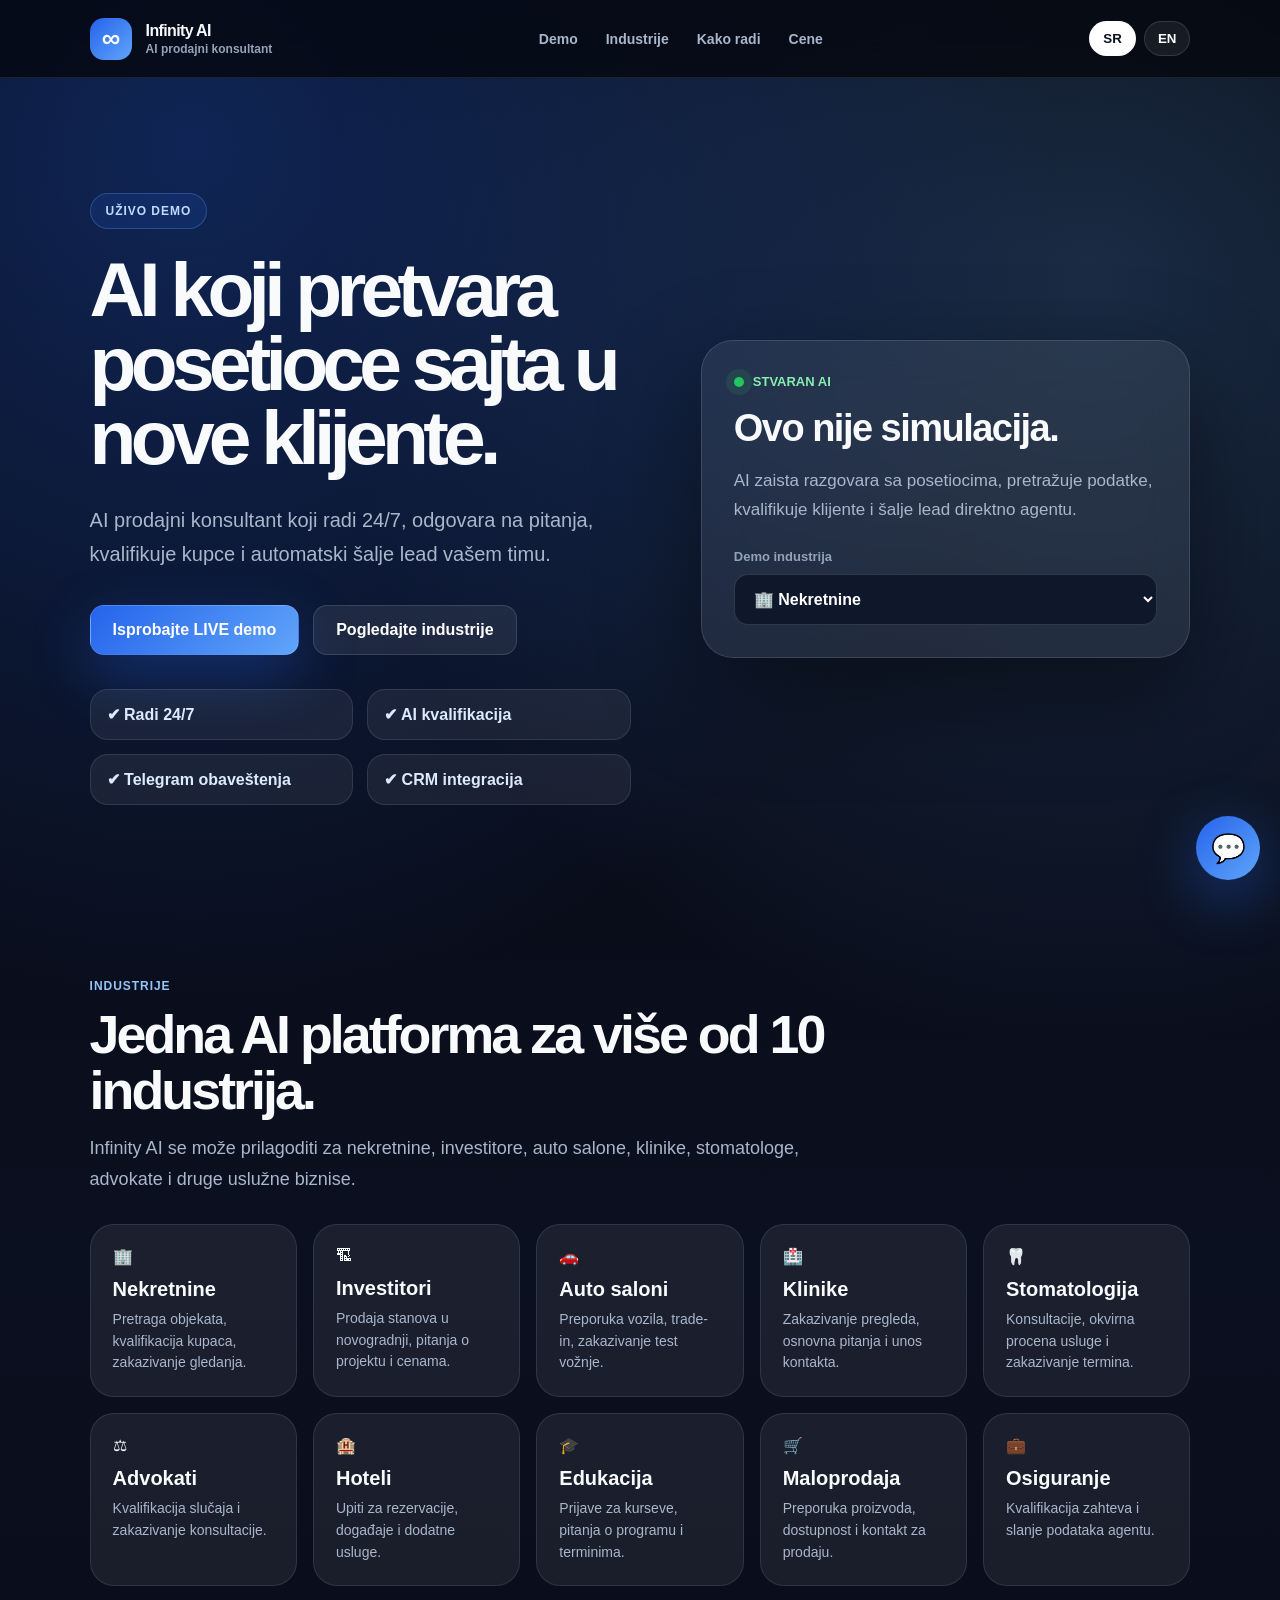
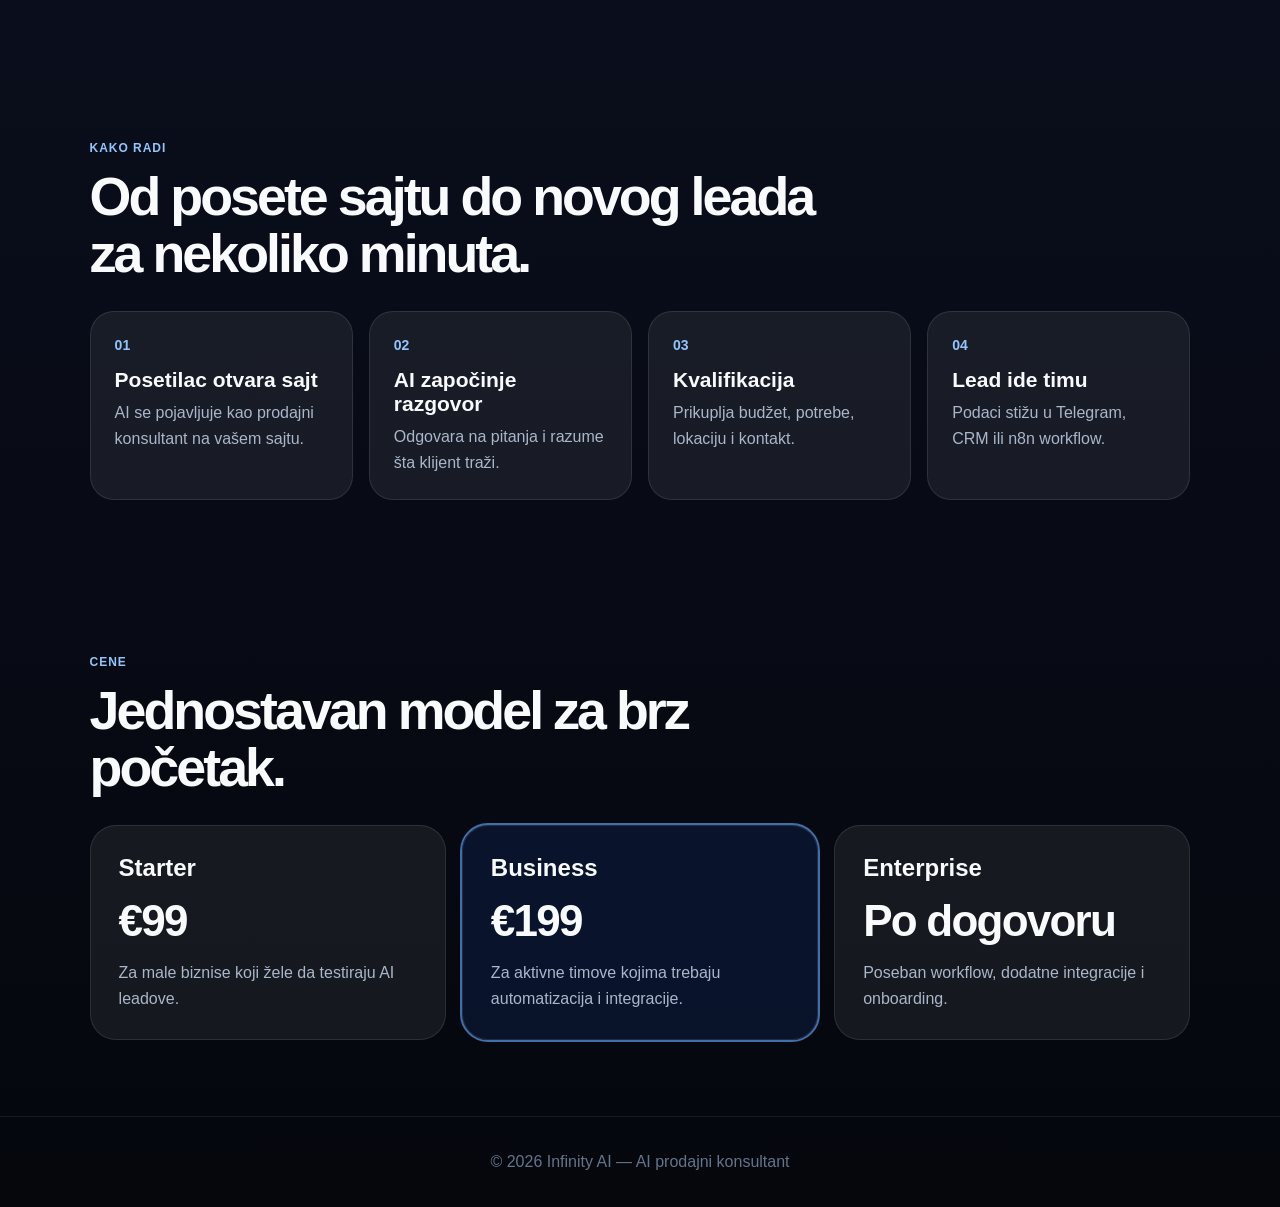
<file: index.html>
<!DOCTYPE html>
<html lang="sr">
<head>
  <meta charset="UTF-8" />
  <meta name="viewport" content="width=device-width, initial-scale=1.0" />

  <title>Infinity AI — Live Demo</title>

  <meta
    name="description"
    content="Infinity AI live demo — AI sales consultant that converts website visitors into qualified leads."
  />

  <meta
    http-equiv="refresh"
    content="0; url=/widget/infinity-ai-lead-engine/demo.html"
  />

  <script>
    window.location.replace('/widget/infinity-ai-lead-engine/demo.html');
  </script>
</head>

<body style="margin:0;font-family:Arial,sans-serif;background:#0b1020;color:white;display:flex;align-items:center;justify-content:center;height:100vh;">
  <div style="text-align:center;">
    <h1>Infinity AI</h1>
    <p>Opening live demo...</p>
    <p>
      <a
        href="/widget/infinity-ai-lead-engine/demo.html"
        style="color:#60a5fa;"
      >
        Open demo manually
      </a>
    </p>
  </div>
</body>
</html>
</file>
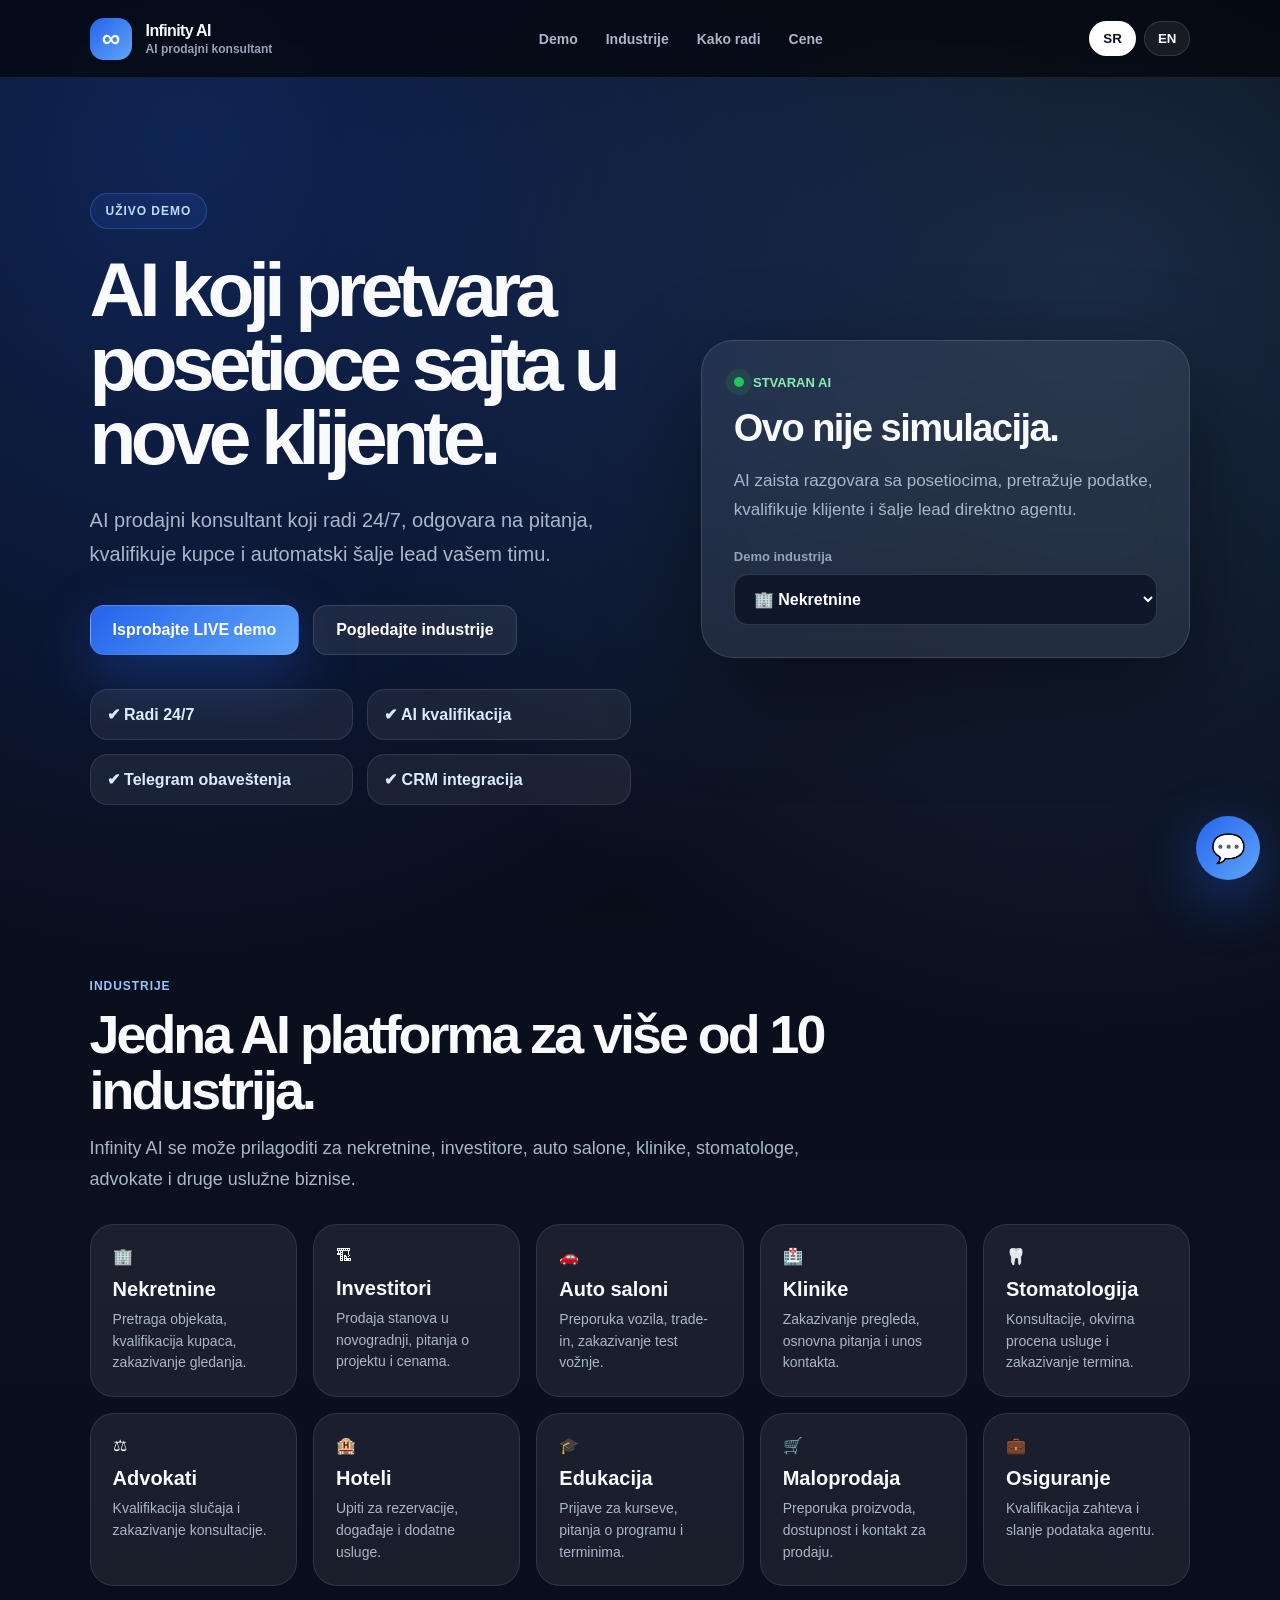
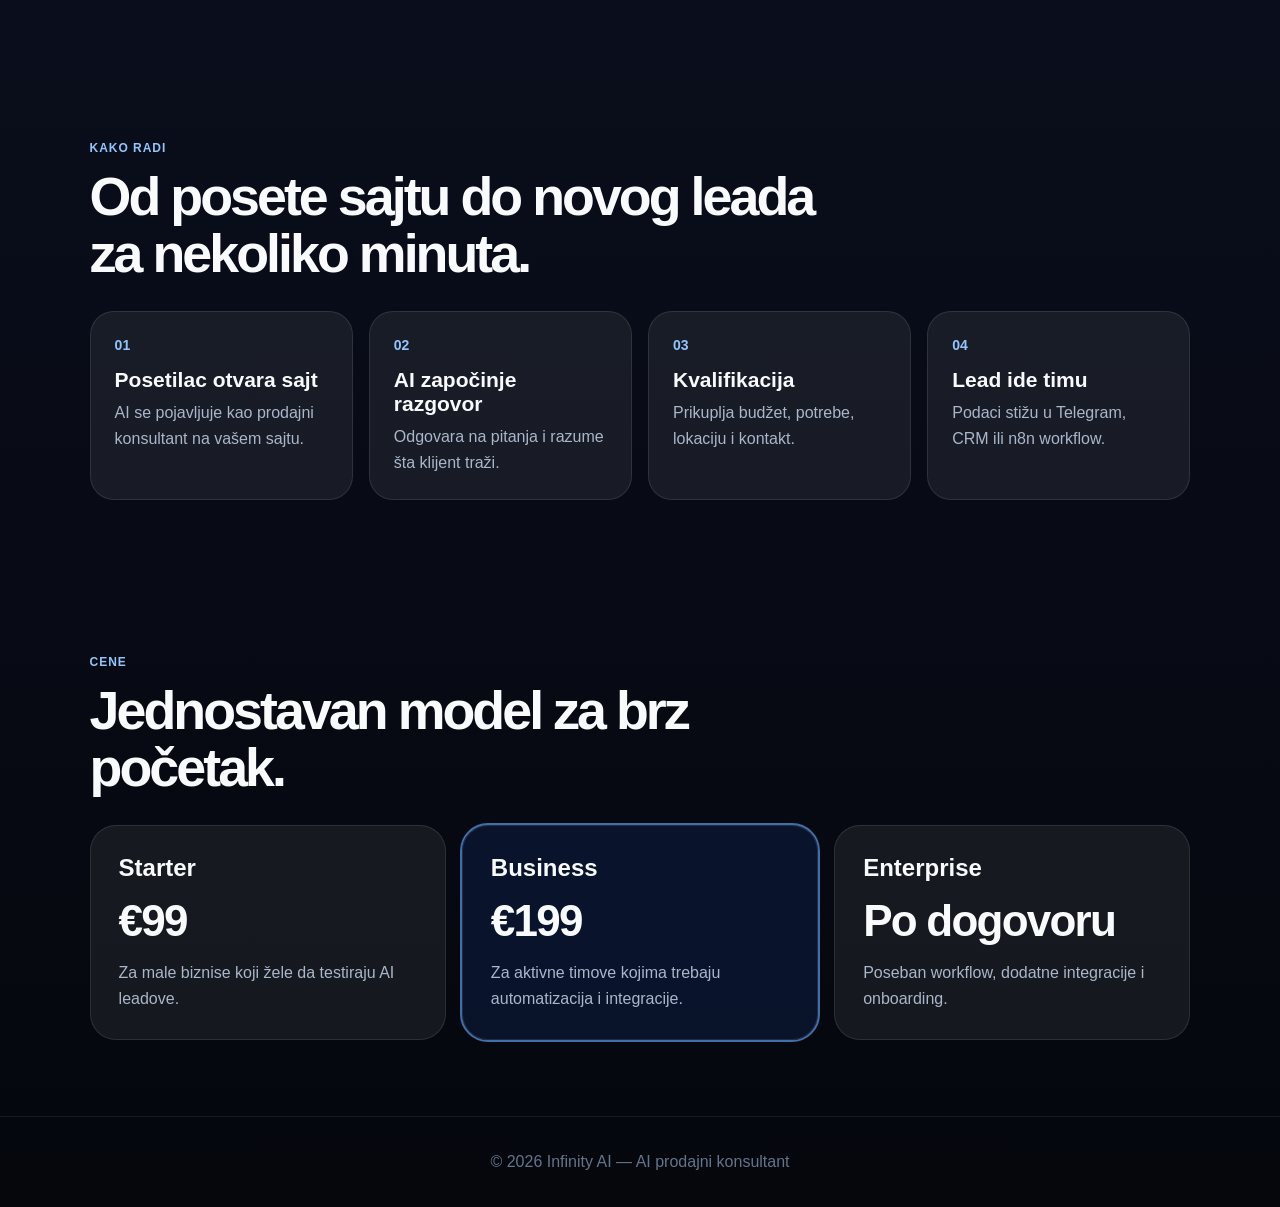
<file: widget/infinity-ai-lead-engine/demo.html>
<!DOCTYPE html>
<html lang="sr">
<head>
  <meta charset="UTF-8" />
  <meta name="viewport" content="width=device-width, initial-scale=1.0" />

  <title>Infinity AI — Live AI Sales Consultant Demo</title>

  <meta
    name="description"
    content="Infinity AI — AI sales consultant that converts website visitors into qualified leads."
  />

  <link rel="stylesheet" href="./widget.css" />

  <style>
    * {
      margin: 0;
      padding: 0;
      box-sizing: border-box;
    }

    html {
      scroll-behavior: smooth;
    }

    body {
      font-family: Inter, Arial, sans-serif;
      background:
        radial-gradient(circle at 15% 5%, rgba(37, 99, 235, 0.32), transparent 30%),
        radial-gradient(circle at 85% 10%, rgba(96, 165, 250, 0.22), transparent 28%),
        linear-gradient(180deg, #05070d, #0b1020 45%, #05070d);
      color: #f8fafc;
      overflow-x: hidden;
    }

    .topbar {
      position: sticky;
      top: 0;
      z-index: 50;
      height: 78px;
      padding: 0 7vw;
      display: flex;
      align-items: center;
      justify-content: space-between;
      background: rgba(5, 7, 13, 0.78);
      backdrop-filter: blur(18px);
      border-bottom: 1px solid rgba(255, 255, 255, 0.09);
    }

    .brand {
      display: flex;
      align-items: center;
      gap: 14px;
      font-weight: 900;
      letter-spacing: -0.04em;
    }

    .brand-mark {
      width: 42px;
      height: 42px;
      border-radius: 14px;
      display: grid;
      place-items: center;
      background: linear-gradient(135deg, #2563eb, #60a5fa);
      font-size: 26px;
    }

    .brand small {
      display: block;
      color: #94a3b8;
      font-size: 12px;
      font-weight: 600;
      letter-spacing: 0;
      margin-top: 2px;
    }

    .nav {
      display: flex;
      gap: 28px;
    }

    .nav a {
      color: #aab6ca;
      text-decoration: none;
      font-size: 14px;
      font-weight: 700;
    }

    .nav a:hover {
      color: white;
    }

    .lang {
      display: flex;
      gap: 8px;
    }

    .lang button {
      border: 1px solid rgba(255,255,255,.12);
      background: rgba(255,255,255,.07);
      color: white;
      padding: 9px 13px;
      border-radius: 999px;
      font-weight: 800;
      cursor: pointer;
    }

    .lang button.active {
      background: white;
      color: #0b1020;
    }

    .hero {
      min-height: calc(100vh - 78px);
      padding: 90px 7vw 70px;
      display: grid;
      grid-template-columns: 1.05fr 0.95fr;
      gap: 70px;
      align-items: center;
      max-width: 1500px;
      margin: 0 auto;
    }

    .badge {
      display: inline-flex;
      padding: 10px 15px;
      border-radius: 999px;
      background: rgba(37, 99, 235, 0.14);
      border: 1px solid rgba(96, 165, 250, 0.28);
      color: #bfdbfe;
      font-size: 12px;
      font-weight: 900;
      letter-spacing: 0.08em;
      text-transform: uppercase;
      margin-bottom: 24px;
    }

    h1 {
      font-size: clamp(48px, 6vw, 82px);
      line-height: 0.96;
      letter-spacing: -0.075em;
      max-width: 820px;
      margin-bottom: 28px;
    }

    .hero-text {
      font-size: 20px;
      line-height: 1.7;
      color: #aab6ca;
      max-width: 720px;
      margin-bottom: 34px;
    }

    .hero-actions {
      display: flex;
      flex-wrap: wrap;
      gap: 14px;
      margin-bottom: 34px;
    }

    .btn {
      display: inline-flex;
      align-items: center;
      justify-content: center;
      min-height: 50px;
      padding: 0 22px;
      border-radius: 14px;
      text-decoration: none;
      font-weight: 900;
      border: 1px solid rgba(255,255,255,.12);
    }

    .btn-primary {
      background: linear-gradient(135deg, #2563eb, #60a5fa);
      color: white;
      box-shadow: 0 20px 55px rgba(37,99,235,.35);
    }

    .btn-secondary {
      background: rgba(255,255,255,.08);
      color: white;
    }

    .checks {
      display: grid;
      grid-template-columns: repeat(2, minmax(220px, 1fr));
      gap: 14px;
      max-width: 720px;
    }

    .check {
      padding: 15px 16px;
      border-radius: 18px;
      background: rgba(255,255,255,.065);
      border: 1px solid rgba(255,255,255,.1);
      color: #dbeafe;
      font-weight: 700;
    }

    .live-card {
      border-radius: 32px;
      padding: 32px;
      background: rgba(255,255,255,.075);
      border: 1px solid rgba(255,255,255,.12);
      box-shadow: 0 35px 100px rgba(0,0,0,.45);
      backdrop-filter: blur(22px);
    }

    .live-label {
      display: inline-flex;
      align-items: center;
      gap: 9px;
      color: #86efac;
      font-weight: 900;
      font-size: 13px;
      margin-bottom: 20px;
    }

    .dot {
      width: 10px;
      height: 10px;
      border-radius: 999px;
      background: #22c55e;
      box-shadow: 0 0 0 8px rgba(34,197,94,.12);
    }

    .live-card h2 {
      font-size: 38px;
      line-height: 1.05;
      letter-spacing: -0.04em;
      margin-bottom: 18px;
    }

    .live-card p {
      color: #aab6ca;
      font-size: 17px;
      line-height: 1.7;
      margin-bottom: 24px;
    }

    .industry-select {
      display: grid;
      gap: 10px;
    }

    .industry-select label {
      color: #94a3b8;
      font-size: 13px;
      font-weight: 800;
    }

    .industry-select select {
      width: 100%;
      padding: 15px;
      border-radius: 14px;
      border: 1px solid rgba(255,255,255,.14);
      background: rgba(15,23,42,.92);
      color: white;
      font-size: 16px;
      font-weight: 700;
    }

    .section {
      max-width: 1500px;
      margin: 0 auto;
      padding: 76px 7vw;
    }

    .section-head {
      max-width: 780px;
      margin-bottom: 30px;
    }

    .section-head span {
      color: #93c5fd;
      font-weight: 900;
      letter-spacing: 0.08em;
      text-transform: uppercase;
      font-size: 12px;
    }

    .section-head h2 {
      font-size: clamp(34px, 4.2vw, 58px);
      line-height: 1.05;
      letter-spacing: -0.055em;
      margin-top: 12px;
      margin-bottom: 14px;
    }

    .section-head p {
      color: #aab6ca;
      font-size: 18px;
      line-height: 1.7;
    }

    .industries {
      display: grid;
      grid-template-columns: repeat(5, 1fr);
      gap: 16px;
    }

    .industry-card {
      padding: 22px;
      min-height: 160px;
      border-radius: 24px;
      background: rgba(255,255,255,.065);
      border: 1px solid rgba(255,255,255,.1);
    }

    .industry-card strong {
      display: block;
      font-size: 20px;
      margin: 12px 0 8px;
    }

    .industry-card p {
      color: #aab6ca;
      font-size: 14px;
      line-height: 1.55;
    }

    .steps {
      display: grid;
      grid-template-columns: repeat(4, 1fr);
      gap: 16px;
    }

    .step {
      padding: 24px;
      border-radius: 24px;
      background: rgba(255,255,255,.065);
      border: 1px solid rgba(255,255,255,.1);
    }

    .step b {
      color: #93c5fd;
      font-size: 14px;
    }

    .step h3 {
      margin: 14px 0 8px;
      font-size: 21px;
    }

    .step p {
      color: #aab6ca;
      line-height: 1.6;
    }

    .pricing {
      display: grid;
      grid-template-columns: repeat(3, 1fr);
      gap: 16px;
    }

    .plan {
      padding: 28px;
      border-radius: 26px;
      background: rgba(255,255,255,.065);
      border: 1px solid rgba(255,255,255,.1);
    }

    .plan.featured {
      outline: 2px solid rgba(96,165,250,.65);
      background: rgba(37,99,235,.12);
    }

    .plan h3 {
      font-size: 24px;
    }

    .plan strong {
      display: block;
      font-size: 44px;
      margin: 14px 0;
      letter-spacing: -0.04em;
    }

    .plan p {
      color: #aab6ca;
      line-height: 1.6;
    }

    footer {
      padding: 36px 7vw;
      text-align: center;
      color: #64748b;
      border-top: 1px solid rgba(255,255,255,.08);
    }

    @media (max-width: 1050px) {
      .hero {
        grid-template-columns: 1fr;
      }

      .industries {
        grid-template-columns: repeat(2, 1fr);
      }

      .steps,
      .pricing {
        grid-template-columns: 1fr;
      }

      .nav {
        display: none;
      }
    }

    @media (max-width: 640px) {
      .topbar {
        padding: 0 18px;
      }

      .brand small {
        display: none;
      }

      .hero,
      .section {
        padding-left: 18px;
        padding-right: 18px;
      }

      .checks,
      .industries {
        grid-template-columns: 1fr;
      }
    }
  </style>
</head>

<body>

<header class="topbar">
  <div class="brand">
    <div class="brand-mark">∞</div>
    <div>
      <div>Infinity AI</div>
      <small data-sr="AI prodajni konsultant" data-en="AI Sales Consultant">AI prodajni konsultant</small>
    </div>
  </div>

  <nav class="nav">
    <a href="#demo" data-sr="Demo" data-en="Demo">Demo</a>
    <a href="#industries" data-sr="Industrije" data-en="Industries">Industrije</a>
    <a href="#how" data-sr="Kako radi" data-en="How it works">Kako radi</a>
    <a href="#pricing" data-sr="Cene" data-en="Pricing">Cene</a>
  </nav>

  <div class="lang">
    <button id="srBtn" class="active">SR</button>
    <button id="enBtn">EN</button>
  </div>
</header>

<main>
  <section class="hero" id="demo">
    <div>
      <div class="badge" data-sr="UŽIVO DEMO" data-en="LIVE DEMO">UŽIVO DEMO</div>

      <h1
        data-sr="AI koji pretvara posetioce sajta u nove klijente."
        data-en="AI that converts website visitors into qualified customers."
      >
        AI koji pretvara posetioce sajta u nove klijente.
      </h1>

      <p
        class="hero-text"
        data-sr="AI prodajni konsultant koji radi 24/7, odgovara na pitanja, kvalifikuje kupce i automatski šalje lead vašem timu."
        data-en="AI sales consultant that works 24/7, answers questions, qualifies prospects and automatically sends leads to your team."
      >
        AI prodajni konsultant koji radi 24/7, odgovara na pitanja, kvalifikuje kupce i automatski šalje lead vašem timu.
      </p>

      <div class="hero-actions">
        <a class="btn btn-primary" href="#" onclick="document.querySelector('.infinity-ai-button')?.click(); return false;" data-sr="Isprobajte LIVE demo" data-en="Try LIVE demo">
          Isprobajte LIVE demo
        </a>
        <a class="btn btn-secondary" href="#industries" data-sr="Pogledajte industrije" data-en="See industries">
          Pogledajte industrije
        </a>
      </div>

      <div class="checks">
        <div class="check" data-sr="✔ Radi 24/7" data-en="✔ Works 24/7">✔ Radi 24/7</div>
        <div class="check" data-sr="✔ AI kvalifikacija" data-en="✔ AI qualification">✔ AI kvalifikacija</div>
        <div class="check" data-sr="✔ Telegram obaveštenja" data-en="✔ Telegram notifications">✔ Telegram obaveštenja</div>
        <div class="check" data-sr="✔ CRM integracija" data-en="✔ CRM integration">✔ CRM integracija</div>
      </div>
    </div>

    <div class="live-card">
      <div class="live-label">
        <span class="dot"></span>
        <span data-sr="STVARAN AI" data-en="REAL AI">STVARAN AI</span>
      </div>

      <h2 data-sr="Ovo nije simulacija." data-en="This is not a simulation.">
        Ovo nije simulacija.
      </h2>

      <p
        data-sr="AI zaista razgovara sa posetiocima, pretražuje podatke, kvalifikuje klijente i šalje lead direktno agentu."
        data-en="The AI really talks to visitors, searches data, qualifies customers and sends the lead directly to your team."
      >
        AI zaista razgovara sa posetiocima, pretražuje podatke, kvalifikuje klijente i šalje lead direktno agentu.
      </p>

      <div class="industry-select">
        <label data-sr="Demo industrija" data-en="Demo industry">Demo industrija</label>
        <select id="industrySelect">
          <option value="realestate" data-sr="🏢 Nekretnine" data-en="🏢 Real Estate">🏢 Nekretnine</option>
          <option value="developer" data-sr="🏗 Investitori" data-en="🏗 Developers">🏗 Investitori</option>
          <option value="cars" data-sr="🚗 Auto saloni" data-en="🚗 Auto Dealers">🚗 Auto saloni</option>
          <option value="clinic" data-sr="🏥 Klinike" data-en="🏥 Clinics">🏥 Klinike</option>
          <option value="dentist" data-sr="🦷 Stomatologija" data-en="🦷 Dental Clinics">🦷 Stomatologija</option>
          <option value="law" data-sr="⚖ Advokati" data-en="⚖ Lawyers">⚖ Advokati</option>
        </select>
      </div>
    </div>
  </section>

  <section class="section" id="industries">
    <div class="section-head">
      <span data-sr="Industrije" data-en="Industries">Industrije</span>
      <h2 data-sr="Jedna AI platforma za više od 10 industrija." data-en="One AI platform for 10+ industries.">
        Jedna AI platforma za više od 10 industrija.
      </h2>
      <p
        data-sr="Infinity AI se može prilagoditi za nekretnine, investitore, auto salone, klinike, stomatologe, advokate i druge uslužne biznise."
        data-en="Infinity AI can be adapted for real estate, developers, auto dealers, clinics, dentists, lawyers and other service businesses."
      >
        Infinity AI se može prilagoditi za nekretnine, investitore, auto salone, klinike, stomatologe, advokate i druge uslužne biznise.
      </p>
    </div>

    <div class="industries">
      <div class="industry-card">
        <div>🏢</div>
        <strong data-sr="Nekretnine" data-en="Real Estate">Nekretnine</strong>
        <p data-sr="Pretraga objekata, kvalifikacija kupaca, zakazivanje gledanja." data-en="Property search, buyer qualification and viewing bookings.">Pretraga objekata, kvalifikacija kupaca, zakazivanje gledanja.</p>
      </div>

      <div class="industry-card">
        <div>🏗</div>
        <strong data-sr="Investitori" data-en="Developers">Investitori</strong>
        <p data-sr="Prodaja stanova u novogradnji, pitanja o projektu i cenama." data-en="New development sales, project questions and price qualification.">Prodaja stanova u novogradnji, pitanja o projektu i cenama.</p>
      </div>

      <div class="industry-card">
        <div>🚗</div>
        <strong data-sr="Auto saloni" data-en="Auto Dealers">Auto saloni</strong>
        <p data-sr="Preporuka vozila, trade-in, zakazivanje test vožnje." data-en="Vehicle recommendations, trade-in and test drive booking.">Preporuka vozila, trade-in, zakazivanje test vožnje.</p>
      </div>

      <div class="industry-card">
        <div>🏥</div>
        <strong data-sr="Klinike" data-en="Clinics">Klinike</strong>
        <p data-sr="Zakazivanje pregleda, osnovna pitanja i unos kontakta." data-en="Appointment booking, basic questions and contact collection.">Zakazivanje pregleda, osnovna pitanja i unos kontakta.</p>
      </div>

      <div class="industry-card">
        <div>🦷</div>
        <strong data-sr="Stomatologija" data-en="Dental Clinics">Stomatologija</strong>
        <p data-sr="Konsultacije, okvirna procena usluge i zakazivanje termina." data-en="Treatment consultation, rough service estimate and booking.">Konsultacije, okvirna procena usluge i zakazivanje termina.</p>
      </div>

      <div class="industry-card">
        <div>⚖</div>
        <strong data-sr="Advokati" data-en="Lawyers">Advokati</strong>
        <p data-sr="Kvalifikacija slučaja i zakazivanje konsultacije." data-en="Case qualification and consultation booking.">Kvalifikacija slučaja i zakazivanje konsultacije.</p>
      </div>

      <div class="industry-card">
        <div>🏨</div>
        <strong data-sr="Hoteli" data-en="Hotels">Hoteli</strong>
        <p data-sr="Upiti za rezervacije, događaje i dodatne usluge." data-en="Reservation inquiries, events and additional services.">Upiti za rezervacije, događaje i dodatne usluge.</p>
      </div>

      <div class="industry-card">
        <div>🎓</div>
        <strong data-sr="Edukacija" data-en="Education">Edukacija</strong>
        <p data-sr="Prijave za kurseve, pitanja o programu i terminima." data-en="Course applications, program questions and scheduling.">Prijave za kurseve, pitanja o programu i terminima.</p>
      </div>

      <div class="industry-card">
        <div>🛒</div>
        <strong data-sr="Maloprodaja" data-en="Retail">Maloprodaja</strong>
        <p data-sr="Preporuka proizvoda, dostupnost i kontakt za prodaju." data-en="Product recommendations, availability and sales contact.">Preporuka proizvoda, dostupnost i kontakt za prodaju.</p>
      </div>

      <div class="industry-card">
        <div>💼</div>
        <strong data-sr="Osiguranje" data-en="Insurance">Osiguranje</strong>
        <p data-sr="Kvalifikacija zahteva i slanje podataka agentu." data-en="Request qualification and sending data to an agent.">Kvalifikacija zahteva i slanje podataka agentu.</p>
      </div>
    </div>
  </section>

  <section class="section" id="how">
    <div class="section-head">
      <span data-sr="Kako radi" data-en="How it works">Kako radi</span>
      <h2 data-sr="Od posete sajtu do novog leada za nekoliko minuta." data-en="From website visit to qualified lead in minutes.">
        Od posete sajtu do novog leada za nekoliko minuta.
      </h2>
    </div>

    <div class="steps">
      <div class="step">
        <b>01</b>
        <h3 data-sr="Posetilac otvara sajt" data-en="Visitor opens your website">Posetilac otvara sajt</h3>
        <p data-sr="AI se pojavljuje kao prodajni konsultant na vašem sajtu." data-en="AI appears as a sales consultant on your website.">AI se pojavljuje kao prodajni konsultant na vašem sajtu.</p>
      </div>

      <div class="step">
        <b>02</b>
        <h3 data-sr="AI započinje razgovor" data-en="AI starts a conversation">AI započinje razgovor</h3>
        <p data-sr="Odgovara na pitanja i razume šta klijent traži." data-en="It answers questions and understands what the customer needs.">Odgovara na pitanja i razume šta klijent traži.</p>
      </div>

      <div class="step">
        <b>03</b>
        <h3 data-sr="Kvalifikacija" data-en="Qualification">Kvalifikacija</h3>
        <p data-sr="Prikuplja budžet, potrebe, lokaciju i kontakt." data-en="It collects budget, needs, location and contact details.">Prikuplja budžet, potrebe, lokaciju i kontakt.</p>
      </div>

      <div class="step">
        <b>04</b>
        <h3 data-sr="Lead ide timu" data-en="Lead goes to your team">Lead ide timu</h3>
        <p data-sr="Podaci stižu u Telegram, CRM ili n8n workflow." data-en="Data goes to Telegram, CRM or an n8n workflow.">Podaci stižu u Telegram, CRM ili n8n workflow.</p>
      </div>
    </div>
  </section>

  <section class="section" id="pricing">
    <div class="section-head">
      <span data-sr="Cene" data-en="Pricing">Cene</span>
      <h2 data-sr="Jednostavan model za brz početak." data-en="Simple pricing for a fast launch.">
        Jednostavan model za brz početak.
      </h2>
    </div>

    <div class="pricing">
      <div class="plan">
        <h3>Starter</h3>
        <strong>€99</strong>
        <p data-sr="Za male biznise koji žele da testiraju AI leadove." data-en="For small businesses that want to test AI leads.">Za male biznise koji žele da testiraju AI leadove.</p>
      </div>

      <div class="plan featured">
        <h3>Business</h3>
        <strong>€199</strong>
        <p data-sr="Za aktivne timove kojima trebaju automatizacija i integracije." data-en="For active teams that need automation and integrations.">Za aktivne timove kojima trebaju automatizacija i integracije.</p>
      </div>

      <div class="plan">
        <h3>Enterprise</h3>
        <strong data-sr="Po dogovoru" data-en="Custom">Po dogovoru</strong>
        <p data-sr="Poseban workflow, dodatne integracije i onboarding." data-en="Custom workflow, additional integrations and onboarding.">Poseban workflow, dodatne integracije i onboarding.</p>
      </div>
    </div>
  </section>
</main>

<footer data-sr="© 2026 Infinity AI — AI prodajni konsultant" data-en="© 2026 Infinity AI — AI Sales Consultant Platform">
  © 2026 Infinity AI — AI prodajni konsultant
</footer>

<script>
  const srBtn = document.getElementById('srBtn');
  const enBtn = document.getElementById('enBtn');

  function setPageLang(lang) {
    document.documentElement.lang = lang;

    if (window.InfinitySettings) {
      window.InfinitySettings.language = lang;
    }

    if (window.WidgetUI && typeof WidgetUI.updateHeader === 'function') {
      WidgetUI.updateHeader();

      const hasStartScreen = document.getElementById('aiFreeMessage');

      if (hasStartScreen && window.Messages) {
        WidgetUI.setMessages(Messages.start());
      }

      if (window.InfinityAI && InfinityAI.state && !InfinityAI.state.started && window.Messages) {
        WidgetUI.setMessages(Messages.start());
      }
    }

    document.querySelectorAll('[data-sr]').forEach(function (el) {
      el.textContent = el.getAttribute(lang === 'sr' ? 'data-sr' : 'data-en');
    });

    document.querySelectorAll('option[data-sr]').forEach(function (el) {
      el.textContent = el.getAttribute(lang === 'sr' ? 'data-sr' : 'data-en');
    });

    srBtn.classList.toggle('active', lang === 'sr');
    enBtn.classList.toggle('active', lang === 'en');
  }

  srBtn.addEventListener('click', function () {
    setPageLang('sr');
  });

  enBtn.addEventListener('click', function () {
    setPageLang('en');
  });
</script>

<script src="./src/config/settings.js"></script>

<script src="./src/ui/widget-ui.js"></script>
<script src="./src/ui/messages.js"></script>
<script src="./src/ui/forms.js"></script>

<script src="./src/services/api.js"></script>
<script src="./src/services/property-search.js"></script>
<script src="./src/services/save-lead.js"></script>
<script src="./src/services/ai-brain.js"></script>

<script src="./src/flows/contact-flow.js"></script>
<script src="./src/flows/buy-flow.js"></script>
<script src="./src/flows/sell-flow.js"></script>
<script src="./src/flows/rent-flow.js"></script>
<script src="./src/flows/let-flow.js"></script>
<script src="./src/flows/other-flow.js"></script>
<script src="./src/flows/ai-chat-flow.js"></script>

<script src="./widget.js"></script>

<script>
(function () {
  const widgetText = {
    sr: {
      widgetHeader: 'AI konsultant za nekretnine',

      startTitle: 'Zdravo! Kako mogu da vam pomognem?',
      textareaPlaceholder: 'Napišite šta tražite, na primer: Tražim trosoban stan do 170000 evra na Limanu...',
      sendQuestion: 'Pošalji pitanje',
      chooseOption: 'Ili izaberite jednu od opcija:',
      buy: 'Želim da kupim stan/kuću',
      sell: 'Želim da prodam stan/kuću',
      rent: 'Želim da iznajmim stan/kuću',
      let: 'Želim da izdam stan/kuću',
      other: 'Imam drugo pitanje',

      budgetQuestion: 'Koliki budžet planirate?',
      districtQuestion: 'Koji deo grada vas interesuje?',
      roomsQuestion: 'Koliko soba vam je potrebno?',
      otherImportantQuestion: 'Da li imate još neki važan zahtev?',
      yourAnswer: 'Vaš odgovor...',
      continue: 'Nastavi',
      thinking: '🤖 Razmišljam...',
      searching: '🔍 Tražim odgovarajuće objekte...',
      searchError: '❌ Došlo je do greške pri pretrazi objekata.',
      error: '❌ Došlo je do greške. Molimo pokušajte ponovo.',
      enterQuestion: 'Unesite pitanje',
      enterAnswer: 'Unesite odgovor',

      foundPrefix: '✅ Pronašao sam ',
      foundSuffix: ' objekata.',
      foundContact: 'Ostavite kontakt i naš agent će vam odmah poslati kompletnu ponudu.',
      contactTitle: 'Odlično.',
      contactText: 'Ostavite kontakt i naš stručnjak će vam se javiti.',
      namePlaceholder: 'Vaše ime',
      contactButton: 'Pošalji zahtev',

      whatsappPlaceholder: 'WhatsApp broj, npr. +381601234567',
      telegramPlaceholder: 'Telegram username, npr. @username',
      phonePlaceholder: 'Broj telefona, npr. +381601234567',
      viberPlaceholder: 'Viber broj, npr. +381601234567',

      thanksTitle: '✅ Hvala!',
      thanksText1: 'Vaš zahtev je primljen.',
      thanksText2: 'Naš stručnjak će vam se uskoro javiti.',

      buyBudgetTitle: 'Koji budžet razmatrate?',
      buyDistrictTitle: 'Koji deo Novog Sada vas interesuje?',
      buyRoomsTitle: 'Koliko soba vam je potrebno?',
      notImportant: 'Nije presudno',
      mostImportant: 'Šta vam je najvažnije pri izboru stana?',
      preferencesPlaceholder: 'Na primer: lokacija, parking, sprat, blizina škole...',

      sellWhat: 'Šta želite da prodate?',
      letWhat: 'Šta želite da izdate?',
      apartment: 'Stan',
      house: 'Kuću',
      enterPropertyInfo: 'Unesite osnovne informacije o nekretnini:',
      districtPlaceholder: 'Deo grada',
      areaPlaceholder: 'Kvadratura, npr. 65 m²',
      expectedPricePlaceholder: 'Očekivana cena',
      agentNotePlaceholder: 'Šta je važno da agent zna o nekretnini?',

      rentInfo: 'Unesite osnovne informacije za zakup:',
      rentBudgetPlaceholder: 'Mesečni budžet, npr. 500 EUR',
      rentDistrictPlaceholder: 'Koji deo grada vas interesuje?',
      rentRoomsPlaceholder: 'Koliko soba?',
      rentImportantPlaceholder: 'Šta vam je najvažnije pri izboru nekretnine?',

      letInfo: 'Unesite osnovne informacije za izdavanje:',
      letAreaPlaceholder: 'Kvadratura',
      letPricePlaceholder: 'Željena mesečna kirija',
      letNotePlaceholder: 'Dodatne informacije za agenta',

      otherQuestionTitle: 'Napišite svoje pitanje:',
      otherQuestionPlaceholder: 'Kako možemo da vam pomognemo?'
    },

    en: {
      widgetHeader: 'AI real estate consultant',

      startTitle: 'Hi! How can I help you?',
      textareaPlaceholder: 'Write what you are looking for, for example: I am looking for a 3-room apartment up to €170,000 in Liman...',
      sendQuestion: 'Send question',
      chooseOption: 'Or choose one of the options:',
      buy: 'I want to buy an apartment/house',
      sell: 'I want to sell an apartment/house',
      rent: 'I want to rent an apartment/house',
      let: 'I want to rent out an apartment/house',
      other: 'I have another question',

      budgetQuestion: 'What budget are you planning?',
      districtQuestion: 'Which part of the city are you interested in?',
      roomsQuestion: 'How many rooms do you need?',
      otherImportantQuestion: 'Do you have any other important requirement?',
      yourAnswer: 'Your answer...',
      continue: 'Continue',
      thinking: '🤖 Thinking...',
      searching: '🔍 Searching for suitable properties...',
      searchError: '❌ There was an error while searching properties.',
      error: '❌ Something went wrong. Please try again.',
      enterQuestion: 'Please enter your question',
      enterAnswer: 'Please enter your answer',

      foundPrefix: '✅ I found ',
      foundSuffix: ' properties.',
      foundContact: 'Leave your contact and our agent will send you the full offer.',
      contactTitle: 'Great.',
      contactText: 'Leave your contact and our specialist will get back to you.',
      namePlaceholder: 'Your name',
      contactButton: 'Send request',

      whatsappPlaceholder: 'WhatsApp number, e.g. +381601234567',
      telegramPlaceholder: 'Telegram username, e.g. @username',
      phonePlaceholder: 'Phone number, e.g. +381601234567',
      viberPlaceholder: 'Viber number, e.g. +381601234567',

      thanksTitle: '✅ Thank you!',
      thanksText1: 'Your request has been received.',
      thanksText2: 'Our specialist will contact you soon.',

      buyBudgetTitle: 'What budget are you considering?',
      buyDistrictTitle: 'Which part of Novi Sad are you interested in?',
      buyRoomsTitle: 'How many rooms do you need?',
      notImportant: 'Not important',
      mostImportant: 'What is most important for you when choosing an apartment?',
      preferencesPlaceholder: 'For example: location, parking, floor, near school...',

      sellWhat: 'What do you want to sell?',
      letWhat: 'What do you want to rent out?',
      apartment: 'Apartment',
      house: 'House',
      enterPropertyInfo: 'Enter basic property information:',
      districtPlaceholder: 'District / area',
      areaPlaceholder: 'Area, e.g. 65 m²',
      expectedPricePlaceholder: 'Expected price',
      agentNotePlaceholder: 'What should the agent know about the property?',

      rentInfo: 'Enter basic rental information:',
      rentBudgetPlaceholder: 'Monthly budget, e.g. 500 EUR',
      rentDistrictPlaceholder: 'Which part of the city are you interested in?',
      rentRoomsPlaceholder: 'How many rooms?',
      rentImportantPlaceholder: 'What is most important for you when choosing a property?',

      letInfo: 'Enter basic information for renting out:',
      letAreaPlaceholder: 'Area',
      letPricePlaceholder: 'Desired monthly rent',
      letNotePlaceholder: 'Additional information for the agent',

      otherQuestionTitle: 'Write your question:',
      otherQuestionPlaceholder: 'How can we help you?'
    }
  };

  function currentLang() {
    return window.InfinitySettings?.language || document.documentElement.lang || 'sr';
  }

  function wt(key) {
    const lang = currentLang();
    return widgetText[lang]?.[key] || widgetText.sr[key] || key;
  }

  window.WidgetUI.updateHeader = function () {
    const header = document.querySelector('.infinity-ai-header');
    if (header) header.textContent = wt('widgetHeader');
  };

  window.Messages.start = function () {
    return '' +
      '<p><b>' + wt('startTitle') + '</b></p>' +
      '<textarea id="aiFreeMessage" placeholder="' + wt('textareaPlaceholder') + '" style="width:100%;height:90px;padding:10px;"></textarea><br><br>' +
      '<button class="infinity-ai-primary" onclick="AIChatFlow.sendFirstMessage()">' + wt('sendQuestion') + '</button>' +
      '<p class="ai-small-note">' + wt('chooseOption') + '</p>' +
      '<button onclick="InfinityAI.chooseType(\'buy\')">' + wt('buy') + '</button>' +
      '<button onclick="InfinityAI.chooseType(\'sell\')">' + wt('sell') + '</button>' +
      '<button onclick="InfinityAI.chooseType(\'rent\')">' + wt('rent') + '</button>' +
      '<button onclick="InfinityAI.chooseType(\'let\')">' + wt('let') + '</button>' +
      '<button onclick="InfinityAI.chooseType(\'other\')">' + wt('other') + '</button>';
  };

  window.Messages.thanks = function () {
    return '' +
      '<h3>' + wt('thanksTitle') + '</h3>' +
      '<p>' + wt('thanksText1') + '</p>' +
      '<p>' + wt('thanksText2') + '</p>';
  };

  window.Messages.error = function () {
    return '<p>' + wt('error') + '</p>';
  };

  window.Forms.contactForm = function () {
    return '' +
      '<h3>' + wt('contactTitle') + '</h3>' +
      '<p>' + wt('contactText') + '</p>' +
      '<input id="leadName" placeholder="' + wt('namePlaceholder') + '" style="width:100%;padding:10px;"><br><br>' +
      '<select id="messenger" onchange="Forms.renderContactFields()" style="width:100%;padding:10px;">' +
      '<option value="WhatsApp">WhatsApp</option>' +
      '<option value="Telegram">Telegram</option>' +
      '<option value="Viber">Viber</option>' +
      '</select><br><br>' +
      '<div id="contactFields"></div>' +
      '<button class="infinity-ai-primary" onclick="ContactFlow.saveLead()">' + wt('contactButton') + '</button>';
  };

  window.Forms.renderContactFields = function () {
    const messenger = document.getElementById('messenger').value;
    const box = document.getElementById('contactFields');

    if (messenger === 'WhatsApp') {
      box.innerHTML =
        '<input id="contact" placeholder="' + wt('whatsappPlaceholder') + '" style="width:100%;padding:10px;"><br><br>' +
        '<input id="telegramUsername" type="hidden" value="">';
      return;
    }

    if (messenger === 'Telegram') {
      box.innerHTML =
        '<input id="telegramUsername" placeholder="' + wt('telegramPlaceholder') + '" style="width:100%;padding:10px;"><br><br>' +
        '<input id="contact" placeholder="' + wt('phonePlaceholder') + '" style="width:100%;padding:10px;"><br><br>';
      return;
    }

    if (messenger === 'Viber') {
      box.innerHTML =
        '<input id="contact" placeholder="' + wt('viberPlaceholder') + '" style="width:100%;padding:10px;"><br><br>' +
        '<input id="telegramUsername" type="hidden" value="">';
    }
  };

  window.Forms.showContactForm = function () {
    WidgetUI.setMessages(this.contactForm());
    this.renderContactFields();
  };

  BuyFlow.start = function () {
    WidgetUI.setMessages(
      '<p><b>' + wt('buyBudgetTitle') + '</b></p>' +
      '<button onclick="BuyFlow.selectBudget(100000)">do €100.000</button>' +
      '<button onclick="BuyFlow.selectBudget(150000)">do €150.000</button>' +
      '<button onclick="BuyFlow.selectBudget(300000)">do €300.000</button>'
    );
  };

  BuyFlow.askDistrict = function () {
    WidgetUI.setMessages(
      '<p><b>' + wt('buyDistrictTitle') + '</b></p>' +
      '<button onclick="BuyFlow.selectDistrict(\'NOVI SAD CENTAR\')">Centar</button>' +
      '<button onclick="BuyFlow.selectDistrict(\'NOVI SAD LIMAN\')">Liman</button>' +
      '<button onclick="BuyFlow.selectDistrict(\'NOVI SAD TELEP\')">Telep</button>' +
      '<button onclick="BuyFlow.selectDistrict(\'NOVI SAD PODBARA\')">Podbara</button>' +
      '<button onclick="BuyFlow.selectDistrict(\'NOVI SAD DETELINARA\')">Detelinara</button>' +
      '<button onclick="BuyFlow.selectDistrict(\'\')">' + wt('notImportant') + '</button>'
    );
  };

  BuyFlow.askRooms = function () {
    WidgetUI.setMessages(
      '<p><b>' + wt('buyRoomsTitle') + '</b></p>' +
      '<button onclick="BuyFlow.selectRooms(1)">1</button>' +
      '<button onclick="BuyFlow.selectRooms(2)">2</button>' +
      '<button onclick="BuyFlow.selectRooms(3)">3</button>' +
      '<button onclick="BuyFlow.selectRooms(4)">4+</button>'
    );
  };

  BuyFlow.selectRooms = async function (rooms) {
    InfinityAI.state.rooms = rooms;
    WidgetUI.setMessages('<p>' + wt('searching') + '</p>');

    try {
      const data = await PropertySearchService.search({
        budget: InfinityAI.state.budget,
        rooms: InfinityAI.state.rooms,
        district: InfinityAI.state.district
      });

      InfinityAI.state.propertiesCount = data.length;

      WidgetUI.setMessages(
        '<h3>' + wt('foundPrefix') + data.length + wt('foundSuffix') + '</h3>' +
        '<p>' + wt('mostImportant') + '</p>' +
        '<textarea id="preferences" placeholder="' + wt('preferencesPlaceholder') + '" style="width:100%;height:90px;padding:10px;"></textarea><br><br>' +
        '<button class="infinity-ai-primary" onclick="BuyFlow.finish()">' + wt('continue') + '</button>'
      );
    } catch (e) {
      console.error(e);
      WidgetUI.setMessages('<p>' + wt('searchError') + '</p>');
    }
  };

  AIChatFlow.getRequiredQuestion = function () {
    if (!InfinityAI.state.budget) return wt('budgetQuestion');
    if (!InfinityAI.state.rooms && !InfinityAI.state.roomsNotImportant) return wt('roomsQuestion');
    if (!InfinityAI.state.district) return wt('districtQuestion');
    return wt('otherImportantQuestion');
  };

  AIChatFlow.sendFirstMessage = async function () {
    const input = document.getElementById('aiFreeMessage');
    const message = input ? input.value : '';

    if (!message) {
      alert(wt('enterQuestion'));
      return;
    }

    InfinityAI.state.questionCount = 0;
    InfinityAI.state.searchDone = false;
    InfinityAI.state.roomsNotImportant = false;

    await this.processMessage(message, {});
  };

  AIChatFlow.sendFollowup = async function () {
    const input = document.getElementById('aiFollowupMessage');
    const message = input ? input.value : '';

    if (!message) {
      alert(wt('enterAnswer'));
      return;
    }

    await this.processMessage(message, InfinityAI.state.ai || {});
  };

  AIChatFlow.runSearchOnly = async function () {
    if (InfinityAI.state.searchDone) return;

    WidgetUI.setMessages('<p>' + wt('searching') + '</p>');

    try {
      const searchParams = {
        budget: InfinityAI.state.budget,
        district: InfinityAI.state.district
      };

      if (!InfinityAI.state.roomsNotImportant && InfinityAI.state.rooms) {
        searchParams.rooms = InfinityAI.state.rooms;
      }

      const data = await PropertySearchService.search(searchParams);

      InfinityAI.state.propertiesCount = data.length;
      InfinityAI.state.searchDone = true;
    } catch (e) {
      console.error(e);
      WidgetUI.setMessages('<p>' + wt('searchError') + '</p>');
    }
  };

  AIChatFlow.askNextQuestion = function (ai) {
    let foundText = '';

    if (InfinityAI.state.searchDone) {
      foundText =
        '<h3>' + wt('foundPrefix') +
        InfinityAI.state.propertiesCount +
        wt('foundSuffix') + '</h3>';
    }

    WidgetUI.setMessages(
      foundText +
      '<p><b>' + ai.next_question + '</b></p>' +
      '<textarea id="aiFollowupMessage" placeholder="' + wt('yourAnswer') + '" style="width:100%;height:80px;padding:10px;"></textarea><br><br>' +
      '<button class="infinity-ai-primary" onclick="AIChatFlow.sendFollowup()">' + wt('continue') + '</button>'
    );
  };

  AIChatFlow.askContactFromAI = function (ai) {
    const roomsText = InfinityAI.state.roomsNotImportant
      ? wt('notImportant')
      : (InfinityAI.state.rooms || '-');

    const preferences =
      'Intent: ' + (ai.intent || InfinityAI.state.requestType || 'other') + '\n' +
      'Budget: €' + (InfinityAI.state.budget || '-') + '\n' +
      'Rooms: ' + roomsText + '\n' +
      'District: ' + (InfinityAI.state.district || '-') + '\n' +
      'Found properties: ' + (InfinityAI.state.propertiesCount || 0) + '\n' +
      'Details: ' + (InfinityAI.state.preferences || ai.preferences || '');

    let foundBlock = '';

    if (InfinityAI.state.searchDone) {
      foundBlock =
        '<h3>' + wt('foundPrefix') +
        '<b>' + (InfinityAI.state.propertiesCount || 0) + '</b>' +
        wt('foundSuffix') + '</h3>' +
        '<p>' + wt('foundContact') + '</p>';
    } else {
      foundBlock =
        '<h3>' + wt('thanksTitle') + '</h3>' +
        '<p>' + wt('contactText') + '</p>';
    }

    WidgetUI.setMessages(foundBlock);

    setTimeout(function () {
      ContactFlow.show(preferences);
    }, 800);
  };

  const originalSetPageLang = window.setPageLang;

  window.setPageLang = function (lang) {
    if (window.InfinitySettings) {
      window.InfinitySettings.language = lang;
    }

    if (typeof originalSetPageLang === 'function') {
      originalSetPageLang(lang);
    } else {
      document.documentElement.lang = lang;
    }

    if (window.WidgetUI && typeof WidgetUI.updateHeader === 'function') {
      WidgetUI.updateHeader();
    }

    if (document.getElementById('aiFreeMessage')) {
      WidgetUI.setMessages(Messages.start());
    }

    if (document.getElementById('leadName') && document.getElementById('messenger')) {
      Forms.showContactForm();
    }
  };
})();
</script>

<script>
  InfinityAI.init({
    apiKey: 'house-nekretnine',
    autoOpenDelay: 3000
  });

  setPageLang('sr');
</script>
<script>
(function () {
  function ensureDialogState() {
    if (!window.InfinityAI) return;

    if (!InfinityAI.state) {
      InfinityAI.state = {};
    }

    InfinityAI.state.dialogText = InfinityAI.state.dialogText || '';
  }

  function addDialogLine(role, text) {
    ensureDialogState();

    text = (text || '').toString().trim();
    if (!text) return;

    if (
      text.includes('Razmišljam') ||
      text.includes('Thinking') ||
      text.includes('Tražim odgovarajuće') ||
      text.includes('Searching for suitable') ||
      text.includes('Šaljem zahtev') ||
      text.includes('Sending request')
    ) {
      return;
    }

    const label = role === 'ai' ? '🤖 AI' : '👤 Client';
    const line = label + ': ' + text + '\n\n';

    if ((InfinityAI.state.dialogText || '').includes(line)) {
      return;
    }

    InfinityAI.state.dialogText =
      (InfinityAI.state.dialogText || '') + line;
  }

  function extractQuestionFromWidgetHtml(html) {
    const temp = document.createElement('div');
    temp.innerHTML = html || '';

    const bold = temp.querySelector('p b');
    if (bold && bold.textContent.trim()) {
      return bold.textContent.trim();
    }

    const h3 = temp.querySelector('h3');
    if (h3 && h3.textContent.trim()) {
      return h3.textContent.trim();
    }

    return '';
  }

  /*
    Сохраняем только вопросы/сообщения AI.
    Сообщения клиента уже сохраняются в ai-chat-flow.js,
    поэтому здесь их НЕ перехватываем, чтобы не было дублей.
  */
  if (window.WidgetUI && typeof WidgetUI.setMessages === 'function') {
    const originalSetMessages = WidgetUI.setMessages;

    WidgetUI.setMessages = function(html) {
      const text = extractQuestionFromWidgetHtml(html);

      if (text) {
        addDialogLine('ai', text);
      }

      return originalSetMessages.call(this, html);
    };
  }

  /*
    Перед отправкой лида добавляем dialog/chat_dialog/conversation в payload.
  */
  if (window.SaveLeadService && typeof SaveLeadService.save === 'function') {
    const originalSaveLead = SaveLeadService.save;

    SaveLeadService.save = async function(payload) {
      ensureDialogState();

      payload = payload || {};

      const dialogText =
        InfinityAI.state.dialogText ||
        InfinityAI.state.preferences ||
        payload.preferences ||
        payload.message ||
        '';

      payload.dialog = dialogText;
      payload.chat_dialog = dialogText;
      payload.conversation = dialogText;

      return await originalSaveLead.call(this, payload);
    };
  }
})();
</script>

</body>
</html>
</file>
<file: widget/infinity-ai-lead-engine/widget.css>
.infinity-ai-button {
  position: fixed;
  right: 20px;
  bottom: 20px;
  width: 64px;
  height: 64px;
  border-radius: 50%;
  border: none;
  background: #2563eb;
  color: white;
  font-size: 28px;
  cursor: pointer;
  box-shadow: 0 8px 24px rgba(0,0,0,.2);
  z-index: 9999;
}

.infinity-ai-window {
  position: fixed;
  right: 20px;
  bottom: 100px;
  width: 390px;
  max-width: calc(100vw - 40px);
  height: 570px;
  max-height: calc(100vh - 140px);
  background: white;
  border-radius: 18px;
  box-shadow: 0 20px 40px rgba(0,0,0,.22);
  overflow: hidden;
  display: none;
  z-index: 9999;
}

.infinity-ai-header {
  background: #2563eb;
  color: white;
  padding: 16px;
  font-weight: bold;
}

.infinity-ai-messages {
  height: calc(100% - 52px);
  padding: 16px;
  overflow-y: auto;
  box-sizing: border-box;
}

.infinity-ai-messages p {
  margin-top: 0;
  line-height: 1.45;
}

.infinity-ai-messages button {
  width: 100%;
  padding: 11px 12px;
  border: 1px solid #d1d5db;
  background: #fff;
  border-radius: 10px;
  cursor: pointer;
  text-align: left;
  margin-bottom: 8px;
  font-size: 14px;
}

.infinity-ai-messages button:hover {
  background: #f3f4f6;
}

.infinity-ai-messages input,
.infinity-ai-messages textarea,
.infinity-ai-messages select {
  width: 100%;
  padding: 10px;
  border: 1px solid #d1d5db;
  border-radius: 10px;
  box-sizing: border-box;
  font-family: Arial, sans-serif;
  font-size: 14px;
}

.infinity-ai-primary {
  background: #2563eb !important;
  color: white !important;
  border: none !important;
  text-align: center !important;
}
/* FIX: readable text inside widget after dark landing redesign */

.infinity-ai-window {
  color: #111827;
  background: #ffffff;
}

.infinity-ai-header {
  color: #ffffff;
}

.infinity-ai-messages {
  color: #111827;
  background: #ffffff;
}

.infinity-ai-messages p,
.infinity-ai-messages h1,
.infinity-ai-messages h2,
.infinity-ai-messages h3,
.infinity-ai-messages label,
.infinity-ai-messages div,
.infinity-ai-messages span {
  color: #111827;
}

.infinity-ai-messages b,
.infinity-ai-messages strong {
  color: #0f172a;
}

.infinity-ai-messages input,
.infinity-ai-messages textarea,
.infinity-ai-messages select {
  color: #111827;
  background: #ffffff;
  border: 1px solid #d1d5db;
}

.infinity-ai-messages input::placeholder,
.infinity-ai-messages textarea::placeholder {
  color: #6b7280;
}

.infinity-ai-messages button {
  color: #111827;
  background: #ffffff;
}

.infinity-ai-messages .infinity-ai-primary {
  color: #ffffff !important;
  background: #2563eb !important;
}
/* ========= INFINITY AI PREMIUM WIDGET STYLE ========= */

.infinity-ai-button {
  background: linear-gradient(135deg, #2563eb, #60a5fa) !important;
  box-shadow: 0 18px 60px rgba(37, 99, 235, 0.48) !important;
  transition: transform .2s ease, box-shadow .2s ease;
}

.infinity-ai-button:hover {
  transform: translateY(-3px) scale(1.04);
  box-shadow: 0 24px 80px rgba(37, 99, 235, 0.65) !important;
}

.infinity-ai-window {
  background: rgba(11, 16, 32, 0.96) !important;
  color: #f8fafc !important;
  border: 1px solid rgba(255,255,255,.12) !important;
  border-radius: 26px !important;
  box-shadow: 0 35px 120px rgba(0,0,0,.65) !important;
  backdrop-filter: blur(22px);
}

.infinity-ai-header {
  background: linear-gradient(135deg, #111827, #1e3a8a) !important;
  color: #ffffff !important;
  padding: 18px 20px !important;
  font-size: 16px !important;
  border-bottom: 1px solid rgba(255,255,255,.12);
}

.infinity-ai-messages {
  background: transparent !important;
  color: #f8fafc !important;
}

.infinity-ai-messages p,
.infinity-ai-messages h1,
.infinity-ai-messages h2,
.infinity-ai-messages h3,
.infinity-ai-messages label,
.infinity-ai-messages div,
.infinity-ai-messages span,
.infinity-ai-messages b,
.infinity-ai-messages strong {
  color: #f8fafc !important;
}

.infinity-ai-messages p {
  background: rgba(37, 99, 235, 0.16);
  border: 1px solid rgba(96, 165, 250, 0.22);
  padding: 12px 14px;
  border-radius: 16px;
  line-height: 1.5;
}

.infinity-ai-messages button {
  color: #f8fafc !important;
  background: rgba(255,255,255,.08) !important;
  border: 1px solid rgba(255,255,255,.14) !important;
  border-radius: 14px !important;
  transition: .2s ease;
}

.infinity-ai-messages button:hover {
  background: rgba(37,99,235,.28) !important;
  border-color: rgba(96,165,250,.38) !important;
  transform: translateY(-1px);
}

.infinity-ai-messages .infinity-ai-primary {
  color: #ffffff !important;
  background: linear-gradient(135deg, #2563eb, #60a5fa) !important;
  border: none !important;
  text-align: center !important;
  font-weight: 800 !important;
}

.infinity-ai-messages input,
.infinity-ai-messages textarea,
.infinity-ai-messages select {
  color: #f8fafc !important;
  background: rgba(255,255,255,.08) !important;
  border: 1px solid rgba(255,255,255,.16) !important;
  border-radius: 14px !important;
  outline: none;
}

.infinity-ai-messages input:focus,
.infinity-ai-messages textarea:focus,
.infinity-ai-messages select:focus {
  border-color: #60a5fa !important;
  box-shadow: 0 0 0 3px rgba(96,165,250,.18);
}

.infinity-ai-messages input::placeholder,
.infinity-ai-messages textarea::placeholder {
  color: #94a3b8 !important;
}

.ai-small-note {
  color: #94a3b8 !important;
  font-size: 13px;
  margin: 14px 0 10px;
  background: none !important;
  border: none !important;
  padding: 0 !important;
}
/* FIX: visible dropdown options inside dark widget */

.infinity-ai-messages select {
  color: #f8fafc !important;
  background: rgba(255,255,255,.08) !important;
}

.infinity-ai-messages select option {
  color: #111827 !important;
  background: #ffffff !important;
}
</file>
